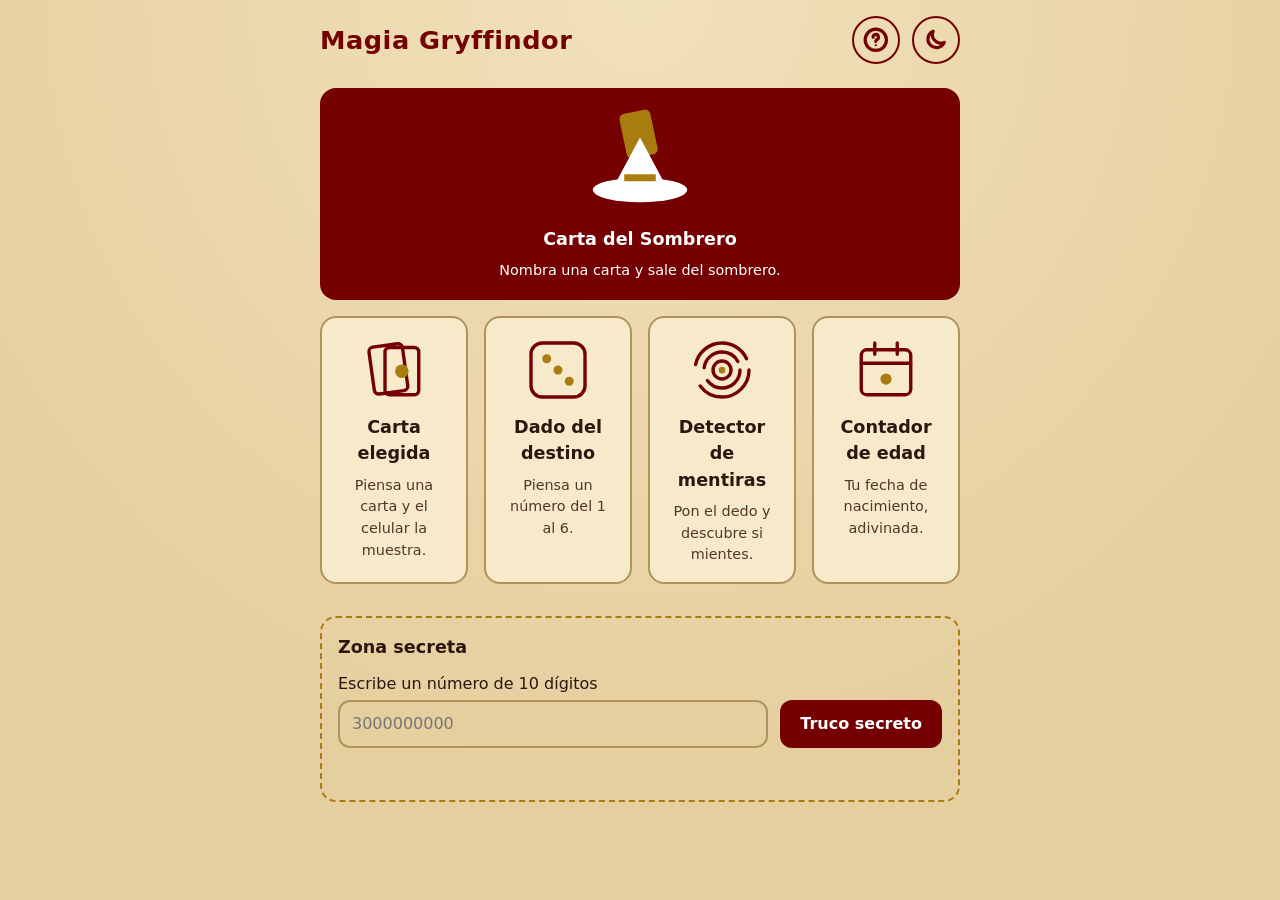
<file: index.html>
<!DOCTYPE html>
<html lang="es">
<head>
  <meta charset="UTF-8">
  <meta name="viewport" content="width=device-width, initial-scale=1, viewport-fit=cover">
  <meta name="color-scheme" content="light dark">
  <title>Magia Gryffindor</title>
  <link rel="icon" type="image/svg+xml" href="img/icono.svg">
  <link rel="stylesheet" href="css/tono.css">
  <link rel="stylesheet" href="css/style.css">
  <script src="js/contraste.js"></script>
  <script src="js/tema.js"></script>
  <script src="js/principal.js" defer></script>
</head>
<body>
  <header class="cabecera">
    <h1>Magia Gryffindor</h1>
    <div class="grupo-botones">
      <!-- Cómo jugar: abre y cierra el panel de ayuda -->
      <button id="boton-ayuda" class="boton-tema" type="button" aria-label="Cómo jugar" aria-expanded="false" aria-controls="panel-ayuda">
        <svg viewBox="0 0 24 24" role="img" aria-label="Icono de signo de interrogación">
          <circle class="trazo" cx="12" cy="12" r="10"/>
          <path class="trazo" d="M9.5 9.5a2.5 2.5 0 1 1 3.5 2.3c-.7.4-1 .9-1 1.7"/>
          <circle class="relleno" cx="12" cy="17" r="1"/>
        </svg>
      </button>
      <!-- Botón de tema: muestra sol en oscuro y luna en claro -->
      <button id="boton-tema" class="boton-tema" type="button" aria-label="Cambiar entre tema claro y oscuro" aria-pressed="false">
        <svg class="icono-sol" viewBox="0 0 24 24" role="img" aria-label="Icono de sol">
          <circle class="trazo" cx="12" cy="12" r="4"/>
          <path class="trazo" d="M12 2v3M12 19v3M2 12h3M19 12h3M5 5l2 2M17 17l2 2M19 5l-2 2M7 17l-2 2"/>
        </svg>
        <svg class="icono-luna" viewBox="0 0 24 24" role="img" aria-label="Icono de luna">
          <path class="trazo" d="M20 14.5A8 8 0 0 1 9.5 4 8 8 0 1 0 20 14.5z"/>
        </svg>
      </button>
    </div>
  </header>

  <!-- Panel oculto: cómo se hace cada truco -->
  <section id="panel-ayuda" class="panel-ayuda" aria-labelledby="titulo-ayuda" hidden>
    <h2 id="titulo-ayuda">Cómo jugar</h2>
    <details name="ayuda">
      <summary>Carta del Sombrero</summary>
      <ol>
        <li>Pide a la persona que piense una carta de la baraja y que la diga en voz alta.</li>
        <li>Sin que lo note, toca una vez la esquina del palo: arriba izquierda ♥, arriba derecha ♦, abajo izquierda ♣, abajo derecha ♠.</li>
        <li>Suma el valor con más toques: arriba izquierda +1, arriba derecha +5, abajo izquierda +10 (A=1, J=11, Q=12, K=13).</li>
        <li>Pulsa Sacar carta y espera la animación: la carta sube desde el sombrero.</li>
        <li>Si olvidas el código, toca el centro de la pantalla: se ven unas pistas tenues durante 2 segundos.</li>
        <li>Para borrar el código, mantén pulsado el título. Si el código está incompleto, Sacar carta lo reinicia.</li>
      </ol>
    </details>
    <details name="ayuda">
      <summary>Carta elegida</summary>
      <ol>
      <li>Pide a la persona que piense una carta de la baraja y que la diga en voz alta.</li>
      <li>Sin que lo note, toca una vez la esquina del palo: arriba izquierda ♥, arriba derecha ♦, abajo izquierda ♣, abajo derecha ♠.</li>
      <li>Suma el valor con más toques: arriba izquierda +1, arriba derecha +5, abajo izquierda +10 (A=1, J=11, Q=12, K=13). Ejemplo: el 7 son un toque arriba a la derecha y dos arriba a la izquierda.</li>
      <li>Pulsa Adivinar y espera la animación: aparece la carta.</li>
      <li>Si olvidas el código, toca el centro de la pantalla: se ven unas pistas tenues durante 2 segundos.</li>
      <li>Para borrar el código, mantén pulsado el título. Si el código está incompleto, Adivinar lo reinicia.</li>
    </ol>
    </details>
    <details name="ayuda">
      <summary>Dado del destino</summary>
      <ol>
      <li>Pide a la persona que piense un número del 1 al 6.</li>
      <li>Sin que lo note, suma ese número con toques en las esquinas: arriba izquierda +1, arriba derecha +2, abajo izquierda +3. Ejemplo: el 5 son un toque abajo a la izquierda y uno arriba a la derecha.</li>
      <li>Pulsa Lanzar: el dado rueda y cae en ese número.</li>
      <li>Si olvidas el código, toca el centro de la pantalla: se ven unas pistas tenues durante 2 segundos.</li>
      <li>Para borrar el código, mantén pulsado el título. Si lanzas sin código, el dado cae al azar.</li>
    </ol>
    </details>
  </section>

  <main>
    <!-- Menú de trucos: una tarjeta por truco -->
    <ul class="rejilla">
      <li class="destacada">
        <a class="tarjeta" href="trucos/carta-del-sombrero.html">
          <svg class="dibujo" viewBox="0 0 64 64" role="img" aria-label="Sombrero mágico con una carta saliendo">
            <rect class="detalle" x="23" y="3" width="18" height="26" rx="3" transform="rotate(-12 32 20)"/>
            <path class="relleno" d="M32 18 L47 46 H17 Z"/>
            <ellipse class="relleno" cx="32" cy="48" rx="27" ry="7"/>
            <rect class="detalle" x="23" y="39" width="18" height="4"/>
          </svg>
          <h2>Carta del Sombrero</h2>
          <p>Nombra una carta y sale del sombrero.</p>
        </a>
      </li>
      <li>
        <a class="tarjeta" href="trucos/carta-elegida.html">
          <svg class="dibujo" viewBox="0 0 64 64" role="img" aria-label="Dos cartas de baraja superpuestas">
            <rect class="trazo" x="12" y="10" width="30" height="42" rx="4" transform="rotate(-8 27 31)"/>
            <rect class="trazo" x="24" y="12" width="30" height="42" rx="4"/>
            <circle class="detalle" cx="39" cy="33" r="6"/>
          </svg>
          <h2>Carta elegida</h2>
          <p>Piensa una carta y el celular la muestra.</p>
        </a>
      </li>
      <li>
        <a class="tarjeta" href="trucos/dado-del-destino.html">
          <svg class="dibujo" viewBox="0 0 64 64" role="img" aria-label="Dado con tres puntos">
            <rect class="trazo" x="8" y="8" width="48" height="48" rx="10"/>
            <circle class="detalle" cx="22" cy="22" r="4"/>
            <circle class="detalle" cx="32" cy="32" r="4"/>
            <circle class="detalle" cx="42" cy="42" r="4"/>
          </svg>
          <h2>Dado del destino</h2>
          <p>Piensa un número del 1 al 6.</p>
        </a>
      </li>
      <li>
        <button class="tarjeta" type="button">
          <svg class="dibujo" viewBox="0 0 64 64" role="img" aria-label="Huella digital formada por círculos concéntricos">
            <circle class="trazo" cx="32" cy="32" r="8"/>
            <circle class="trazo" cx="32" cy="32" r="16" stroke-dasharray="40 12"/>
            <circle class="trazo" cx="32" cy="32" r="24" stroke-dasharray="60 20"/>
            <circle class="detalle" cx="32" cy="32" r="3"/>
          </svg>
          <h2>Detector de mentiras</h2>
          <p>Pon el dedo y descubre si mientes.</p>
        </button>
      </li>
      <li>
        <button class="tarjeta" type="button">
          <svg class="dibujo" viewBox="0 0 64 64" role="img" aria-label="Calendario con una estrella">
            <rect class="trazo" x="10" y="14" width="44" height="40" rx="5"/>
            <path class="trazo" d="M10 26h44M22 8v10M42 8v10"/>
            <circle class="detalle" cx="32" cy="40" r="5"/>
          </svg>
          <h2>Contador de edad</h2>
          <p>Tu fecha de nacimiento, adivinada.</p>
        </button>
      </li>
    </ul>

    <!-- Broma: copia un texto con el número escrito -->
    <section class="secreto" aria-labelledby="titulo-secreto">
      <h2 id="titulo-secreto">Zona secreta</h2>
      <label for="campo-numero">Escribe un número de 10 dígitos</label>
      <div class="campo-fila">
        <input id="campo-numero" type="tel" inputmode="numeric" autocomplete="off" maxlength="10" placeholder="3000000000">
        <button id="boton-secreto" class="boton-principal" type="button">Truco secreto</button>
      </div>
      <p id="mensaje-secreto" class="mensaje" role="status"></p>
    </section>
  </main>
</body>
</html>
</file>
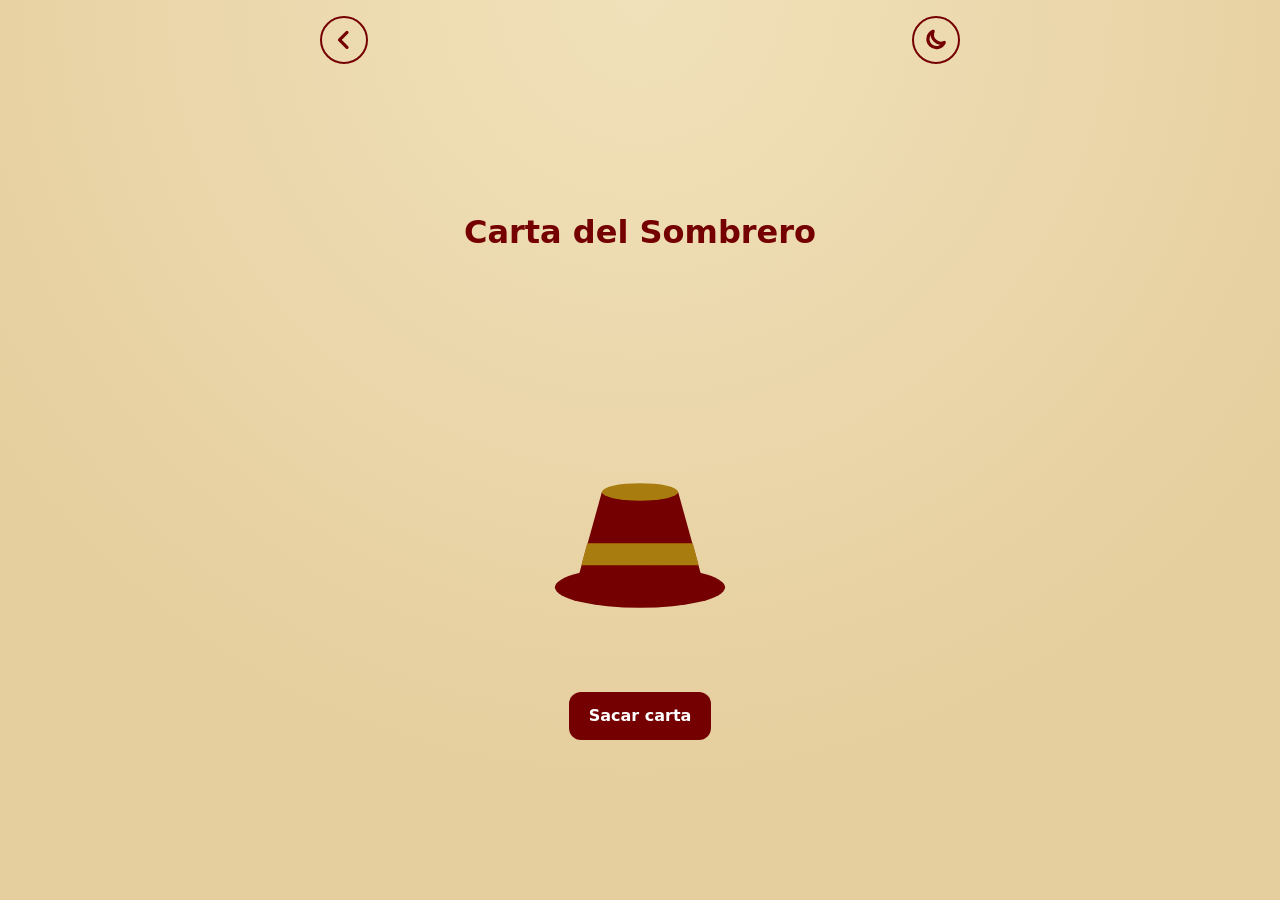
<file: trucos/carta-del-sombrero.html>
<!DOCTYPE html>
<html lang="es">
<head>
  <meta charset="UTF-8">
  <meta name="viewport" content="width=device-width, initial-scale=1, viewport-fit=cover">
  <meta name="color-scheme" content="light dark">
  <title>Carta del Sombrero</title>
  <link rel="icon" type="image/svg+xml" href="../img/icono.svg">
  <link rel="stylesheet" href="../css/tono.css">
  <link rel="stylesheet" href="../css/style.css">
  <link rel="stylesheet" href="../css/truco.css">
  <script src="../js/contraste.js"></script>
  <script src="../js/tema.js"></script>
  <script src="../js/comun-truco.js" defer></script>
  <script src="../js/baraja.js" defer></script>
  <script src="../js/carta-del-sombrero.js" defer></script>
</head>
<body class="pagina-truco">
  <header class="cabecera">
    <a class="boton-tema" href="../index.html" aria-label="Volver al menú">
      <svg viewBox="0 0 24 24" role="img" aria-label="Icono de flecha hacia la izquierda">
        <path class="trazo" d="M15 5l-7 7 7 7"/>
      </svg>
    </a>
    <button id="boton-tema" class="boton-tema" type="button" aria-label="Cambiar entre tema claro y oscuro" aria-pressed="false">
      <svg class="icono-sol" viewBox="0 0 24 24" role="img" aria-label="Icono de sol">
        <circle class="trazo" cx="12" cy="12" r="4"/>
        <path class="trazo" d="M12 2v3M12 19v3M2 12h3M19 12h3M5 5l2 2M17 17l2 2M19 5l-2 2M7 17l-2 2"/>
      </svg>
      <svg class="icono-luna" viewBox="0 0 24 24" role="img" aria-label="Icono de luna">
        <path class="trazo" d="M20 14.5A8 8 0 0 1 9.5 4 8 8 0 1 0 20 14.5z"/>
      </svg>
    </button>
  </header>

  <main class="escenario">
    <!-- Esquinas ocultas: reciben el código secreto del mago. Cada una guarda una pista tenue -->
    <div class="esquina" data-esquina="sup-izq" aria-hidden="true">
      <svg class="pista" viewBox="0 0 56 24" role="img" aria-label="Pista: corazones, suma 1"><text x="2" y="18" font-size="16" fill="currentColor">&#9829;&#xFE0E;</text><text x="26" y="17" font-size="13" fill="currentColor">+1</text></svg>
    </div>
    <div class="esquina" data-esquina="sup-der" aria-hidden="true">
      <svg class="pista" viewBox="0 0 56 24" role="img" aria-label="Pista: diamantes, suma 5"><text x="2" y="18" font-size="16" fill="currentColor">&#9830;&#xFE0E;</text><text x="26" y="17" font-size="13" fill="currentColor">+5</text></svg>
    </div>
    <div class="esquina" data-esquina="inf-izq" aria-hidden="true">
      <svg class="pista" viewBox="0 0 56 24" role="img" aria-label="Pista: tréboles, suma 10"><text x="2" y="18" font-size="16" fill="currentColor">&#9827;&#xFE0E;</text><text x="26" y="17" font-size="13" fill="currentColor">+10</text></svg>
    </div>
    <div class="esquina" data-esquina="inf-der" aria-hidden="true">
      <svg class="pista" viewBox="0 0 56 24" role="img" aria-label="Pista: picas"><text x="2" y="18" font-size="16" fill="currentColor">&#9824;&#xFE0E;</text></svg>
    </div>
    <!-- Centro: al tocarlo se muestran las pistas por 2 segundos -->
    <div class="centro" aria-hidden="true"></div>

    <div class="contenido">
      <h1 id="titulo-truco" class="titulo-truco">Carta del Sombrero</h1>
      <div id="zona-sombrero" class="zona-sombrero"></div>
      <p id="mensaje-truco" class="mensaje" role="status"></p>
      <div class="acciones">
        <button id="boton-sacar" class="boton-principal" type="button">Sacar carta</button>
        <button id="boton-repetir" class="boton-secundario" type="button" hidden>Repetir</button>
      </div>
    </div>
  </main>
</body>
</html>
</file>
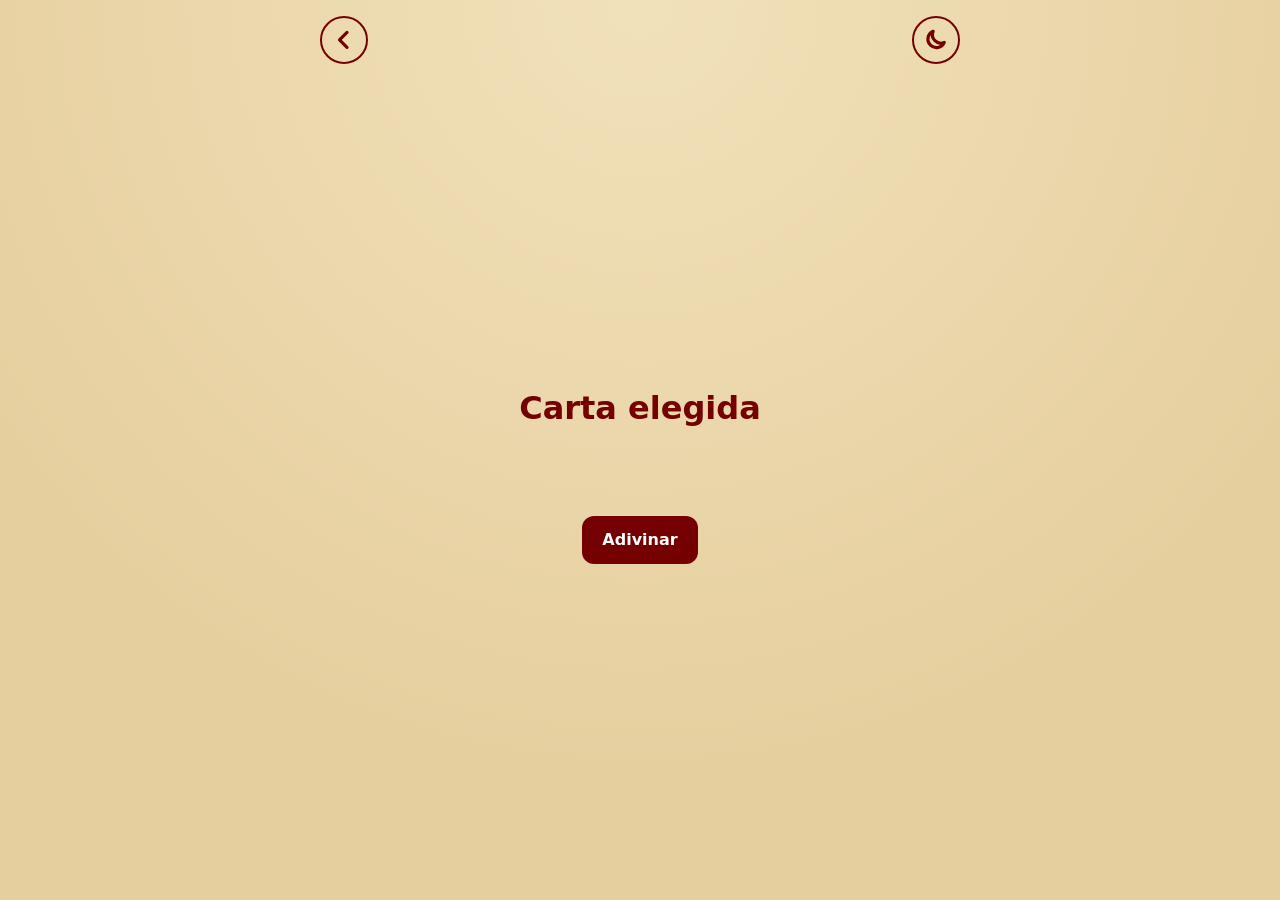
<file: trucos/carta-elegida.html>
<!DOCTYPE html>
<html lang="es">
<head>
  <meta charset="UTF-8">
  <meta name="viewport" content="width=device-width, initial-scale=1, viewport-fit=cover">
  <meta name="color-scheme" content="light dark">
  <title>Carta elegida</title>
  <link rel="icon" type="image/svg+xml" href="../img/icono.svg">
  <link rel="stylesheet" href="../css/tono.css">
  <link rel="stylesheet" href="../css/style.css">
  <link rel="stylesheet" href="../css/truco.css">
  <script src="../js/contraste.js"></script>
  <script src="../js/tema.js"></script>
  <script src="../js/comun-truco.js" defer></script>
  <script src="../js/baraja.js" defer></script>
  <script src="../js/carta-elegida.js" defer></script>
</head>
<body class="pagina-truco">
  <header class="cabecera">
    <a class="boton-tema" href="../index.html" aria-label="Volver al menú">
      <svg viewBox="0 0 24 24" role="img" aria-label="Icono de flecha hacia la izquierda">
        <path class="trazo" d="M15 5l-7 7 7 7"/>
      </svg>
    </a>
    <button id="boton-tema" class="boton-tema" type="button" aria-label="Cambiar entre tema claro y oscuro" aria-pressed="false">
      <svg class="icono-sol" viewBox="0 0 24 24" role="img" aria-label="Icono de sol">
        <circle class="trazo" cx="12" cy="12" r="4"/>
        <path class="trazo" d="M12 2v3M12 19v3M2 12h3M19 12h3M5 5l2 2M17 17l2 2M19 5l-2 2M7 17l-2 2"/>
      </svg>
      <svg class="icono-luna" viewBox="0 0 24 24" role="img" aria-label="Icono de luna">
        <path class="trazo" d="M20 14.5A8 8 0 0 1 9.5 4 8 8 0 1 0 20 14.5z"/>
      </svg>
    </button>
  </header>

  <main class="escenario">
    <!-- Esquinas ocultas: reciben el código secreto del mago. Cada una guarda una pista tenue -->
    <div class="esquina" data-esquina="sup-izq" aria-hidden="true">
      <svg class="pista" viewBox="0 0 56 24" role="img" aria-label="Pista: corazones, suma 1"><text x="2" y="18" font-size="16" fill="currentColor">&#9829;&#xFE0E;</text><text x="26" y="17" font-size="13" fill="currentColor">+1</text></svg>
    </div>
    <div class="esquina" data-esquina="sup-der" aria-hidden="true">
      <svg class="pista" viewBox="0 0 56 24" role="img" aria-label="Pista: diamantes, suma 5"><text x="2" y="18" font-size="16" fill="currentColor">&#9830;&#xFE0E;</text><text x="26" y="17" font-size="13" fill="currentColor">+5</text></svg>
    </div>
    <div class="esquina" data-esquina="inf-izq" aria-hidden="true">
      <svg class="pista" viewBox="0 0 56 24" role="img" aria-label="Pista: tréboles, suma 10"><text x="2" y="18" font-size="16" fill="currentColor">&#9827;&#xFE0E;</text><text x="26" y="17" font-size="13" fill="currentColor">+10</text></svg>
    </div>
    <div class="esquina" data-esquina="inf-der" aria-hidden="true">
      <svg class="pista" viewBox="0 0 56 24" role="img" aria-label="Pista: picas"><text x="2" y="18" font-size="16" fill="currentColor">&#9824;&#xFE0E;</text></svg>
    </div>
    <!-- Centro: al tocarlo se muestran las pistas por 2 segundos -->
    <div class="centro" aria-hidden="true"></div>

    <div class="contenido">
      <h1 id="titulo-truco" class="titulo-truco">Carta elegida</h1>
      <div id="zona-carta" class="zona-carta"></div>
      <p id="mensaje-truco" class="mensaje" role="status"></p>
      <div class="acciones">
        <button id="boton-adivinar" class="boton-principal" type="button">Adivinar</button>
        <button id="boton-repetir" class="boton-secundario" type="button" hidden>Repetir</button>
      </div>
    </div>
  </main>
</body>
</html>
</file>
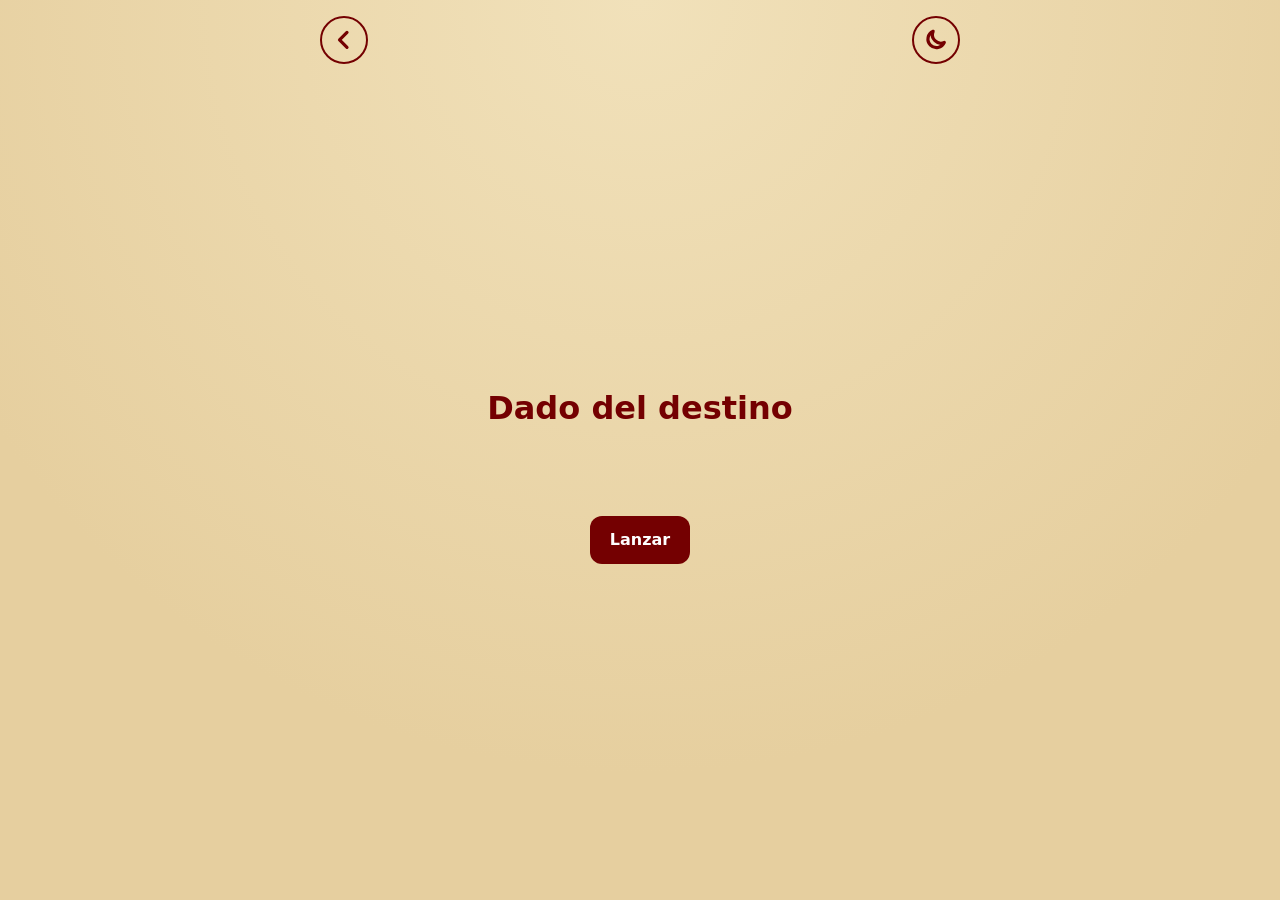
<file: trucos/dado-del-destino.html>
<!DOCTYPE html>
<html lang="es">
<head>
  <meta charset="UTF-8">
  <meta name="viewport" content="width=device-width, initial-scale=1, viewport-fit=cover">
  <meta name="color-scheme" content="light dark">
  <title>Dado del destino</title>
  <link rel="icon" type="image/svg+xml" href="../img/icono.svg">
  <link rel="stylesheet" href="../css/tono.css">
  <link rel="stylesheet" href="../css/style.css">
  <link rel="stylesheet" href="../css/truco.css">
  <script src="../js/contraste.js"></script>
  <script src="../js/tema.js"></script>
  <script src="../js/comun-truco.js" defer></script>
  <script src="../js/dado-del-destino.js" defer></script>
</head>
<body class="pagina-truco">
  <header class="cabecera">
    <a class="boton-tema" href="../index.html" aria-label="Volver al menú">
      <svg viewBox="0 0 24 24" role="img" aria-label="Icono de flecha hacia la izquierda">
        <path class="trazo" d="M15 5l-7 7 7 7"/>
      </svg>
    </a>
    <button id="boton-tema" class="boton-tema" type="button" aria-label="Cambiar entre tema claro y oscuro" aria-pressed="false">
      <svg class="icono-sol" viewBox="0 0 24 24" role="img" aria-label="Icono de sol">
        <circle class="trazo" cx="12" cy="12" r="4"/>
        <path class="trazo" d="M12 2v3M12 19v3M2 12h3M19 12h3M5 5l2 2M17 17l2 2M19 5l-2 2M7 17l-2 2"/>
      </svg>
      <svg class="icono-luna" viewBox="0 0 24 24" role="img" aria-label="Icono de luna">
        <path class="trazo" d="M20 14.5A8 8 0 0 1 9.5 4 8 8 0 1 0 20 14.5z"/>
      </svg>
    </button>
  </header>

  <main class="escenario">
    <!-- Esquinas ocultas: reciben el código secreto del mago. Cada una guarda una pista tenue -->
    <div class="esquina" data-esquina="sup-izq" aria-hidden="true">
      <svg class="pista" viewBox="0 0 56 24" role="img" aria-label="Pista: suma 1"><text x="2" y="17" font-size="13" fill="currentColor">+1</text></svg>
    </div>
    <div class="esquina" data-esquina="sup-der" aria-hidden="true">
      <svg class="pista" viewBox="0 0 56 24" role="img" aria-label="Pista: suma 2"><text x="2" y="17" font-size="13" fill="currentColor">+2</text></svg>
    </div>
    <div class="esquina" data-esquina="inf-izq" aria-hidden="true">
      <svg class="pista" viewBox="0 0 56 24" role="img" aria-label="Pista: suma 3"><text x="2" y="17" font-size="13" fill="currentColor">+3</text></svg>
    </div>
    <div class="esquina" data-esquina="inf-der" aria-hidden="true">
      <svg class="pista" viewBox="0 0 56 24" role="img" aria-label="Pista: esquina sin uso"><text x="2" y="17" font-size="13" fill="currentColor">-</text></svg>
    </div>
    <!-- Centro: al tocarlo se muestran las pistas por 2 segundos -->
    <div class="centro" aria-hidden="true"></div>

    <div class="contenido">
      <h1 id="titulo-truco" class="titulo-truco">Dado del destino</h1>
      <div id="zona-dado" class="zona-dado"></div>
      <p id="mensaje-truco" class="mensaje" role="status"></p>
      <div class="acciones">
        <button id="boton-lanzar" class="boton-principal" type="button">Lanzar</button>
        <button id="boton-repetir" class="boton-secundario" type="button" hidden>Repetir</button>
      </div>
    </div>
  </main>
</body>
</html>
</file>
<file: css/tono.css>
/* Variables de color. El tema lo define data-tema en <html> (ver js/tema.js) */
:root,
:root[data-tema="claro"] {
  --fondo: #E6CF9F;        /* pergamino */
  --fondo-luz: #F1E1BA;    /* centro más claro del pergamino */
  --superficie: #F6EACB;
  --texto: #2B1710;
  --texto-suave: #55352A;
  --acento: #740001;       /* granate Gryffindor */
  --detalle: #A97C0F;      /* dorado envejecido */
  --borde: #B0925A;
  --texto-sobre-acento: #FFFFFF; /* se recalcula en js/contraste.js */
  --carta-fondo: #FFF9EC;  /* papel de la carta */
  --carta-rojo: #AE0001;
  --carta-negro: #1A0B0B;
}

:root[data-tema="oscuro"] {
  --fondo: #1A0B0B;
  --fondo-luz: #2E1414;
  --superficie: #2A1212;
  --texto: #F5E9D0;
  --texto-suave: #D8C4A0;
  --acento: #EEBA30;       /* dorado */
  --detalle: #D3281C;      /* rojo */
  --borde: #4A2424;
  --texto-sobre-acento: #1A0B0B; /* se recalcula en js/contraste.js */
}
</file>
<file: css/style.css>
/* Base y tipografía: solo fuentes del sistema */
* { box-sizing: border-box; }

body {
  margin: 0;
  min-height: 100vh;
  font-family: system-ui, -apple-system, "Segoe UI", Roboto, sans-serif;
  line-height: 1.5;
  background: radial-gradient(circle at 50% 0%, var(--fondo-luz), var(--fondo) 70%) fixed;
  color: var(--texto);
  /* Áreas seguras: notch y barra inferior */
  padding: calc(1rem + env(safe-area-inset-top)) calc(1rem + env(safe-area-inset-right))
           calc(1rem + env(safe-area-inset-bottom)) calc(1rem + env(safe-area-inset-left));
}

main, .cabecera { max-width: 40rem; margin-inline: auto; }

/* Cabecera */
.cabecera { display: flex; align-items: center; justify-content: space-between; gap: 1rem; margin-bottom: 1.5rem; }
.cabecera h1 { margin: 0; font-size: 1.6rem; letter-spacing: .02em; color: var(--acento); }

.boton-tema {
  display: grid; place-items: center;
  width: 3rem; height: 3rem;           /* zona táctil amplia */
  border: 2px solid var(--acento); border-radius: 50%;
  background: transparent; color: var(--acento); cursor: pointer;
}
.boton-tema svg { width: 1.6rem; height: 1.6rem; }
:root[data-tema="claro"] .icono-sol,
:root[data-tema="oscuro"] .icono-luna { display: none; }

/* Menú de trucos (flexbox) */
.rejilla { display: flex; flex-wrap: wrap; gap: 1rem; margin: 0; padding: 0; list-style: none; }
.rejilla li { flex: 1 1 9rem; display: flex; }
.rejilla li.destacada { flex-basis: 100%; }

.tarjeta {
  display: flex; flex-direction: column; align-items: center; gap: .5rem;
  width: 100%; padding: 1rem; text-align: center; font: inherit; cursor: pointer;
  color: var(--texto); background: var(--superficie);
  border: 2px solid var(--borde); border-radius: 1rem;
}
.tarjeta h2 { margin: 0; font-size: 1.1rem; }
.tarjeta p { margin: 0; font-size: .9rem; color: var(--texto-suave); }
.tarjeta .dibujo { width: 4.5rem; height: 4.5rem; color: var(--acento); }

/* Tarjeta principal: usa el contraste dinámico sobre el acento */
.destacada .tarjeta { background: var(--acento); border-color: var(--acento); color: var(--texto-sobre-acento); }
.destacada .tarjeta p { color: var(--texto-sobre-acento); }
.destacada .tarjeta .dibujo { width: 7rem; height: 7rem; color: var(--texto-sobre-acento); }

/* Trazos de los SVG: heredan el color del tema */
.trazo { fill: none; stroke: currentColor; stroke-width: 3; stroke-linecap: round; stroke-linejoin: round; }
.relleno { fill: currentColor; }
.detalle { fill: var(--detalle); }

/* Sección del truco secreto */
.secreto { margin-top: 2rem; padding: 1rem; border: 2px dashed var(--detalle); border-radius: 1rem; }
.secreto h2 { margin: 0 0 .75rem; font-size: 1.1rem; }
.secreto label { display: block; margin-bottom: .25rem; }
.campo-fila { display: flex; flex-wrap: wrap; gap: .75rem; }
.campo-fila input {
  flex: 1 1 10rem; min-height: 3rem; padding: 0 .75rem; font: inherit;
  color: var(--texto); background: var(--fondo); border: 2px solid var(--borde); border-radius: .75rem;
}
.boton-principal {
  min-height: 3rem; padding: 0 1.25rem; font: inherit; font-weight: 700; cursor: pointer;
  background: var(--acento); color: var(--texto-sobre-acento); border: 0; border-radius: .75rem;
}
.mensaje { min-height: 1.5rem; margin: .75rem 0 0; color: var(--texto-suave); }

/* Foco visible */
:is(button, input):focus-visible { outline: 3px solid var(--detalle); outline-offset: 2px; }

/* Transiciones breves */
.tarjeta, .boton-principal, .boton-tema { transition: transform .15s ease, background-color .15s ease; }
.tarjeta:active, .boton-principal:active { transform: scale(.97); }

@media (prefers-reduced-motion: reduce) {
  *, *::before, *::after { transition: none !important; animation: none !important; }
}

/* Panel "Cómo jugar" y botones de la cabecera */
.grupo-botones { display: flex; gap: .75rem; }
.panel-ayuda { max-width: 40rem; max-height: 60vh; overflow-y: auto; margin: 0 auto 1.5rem; padding: 1rem; background: var(--superficie); border: 2px solid var(--borde); border-radius: 1rem; }
.panel-ayuda h2 { margin: 0 0 .5rem; font-size: 1.1rem; }
.panel-ayuda details { border-top: 1px solid var(--borde); }
.panel-ayuda summary { display: flex; align-items: center; min-height: 2.75rem; cursor: pointer; font-weight: 700; color: var(--acento); }
.panel-ayuda ol { margin: 0; padding: .25rem 0 .75rem 1.25rem; }
.panel-ayuda li + li { margin-top: .5rem; }

/* Utilidades */
[hidden] { display: none !important; }
a.tarjeta { text-decoration: none; }
</file>
<file: css/truco.css>
/* Pantalla de un truco: título, botones y esquinas ocultas */
.pagina-truco { display: flex; flex-direction: column; min-height: 100vh; min-height: 100dvh; }
.pagina-truco .cabecera { width: 100%; }
.pagina-truco .cabecera { margin-bottom: 0; }

.escenario { position: relative; flex: 1; width: 100%; min-height: 60vh; display: grid; place-items: center; }

/* Esquinas invisibles (código del mago) */
.esquina {
  position: absolute; width: 42%; height: 32%; z-index: 0;
  touch-action: manipulation; -webkit-tap-highlight-color: transparent; user-select: none;
}
.esquina[data-esquina="sup-izq"] { top: 0; left: 0; }
.esquina[data-esquina="sup-der"] { top: 0; right: 0; }
.esquina[data-esquina="inf-izq"] { bottom: 0; left: 0; }
.esquina[data-esquina="inf-der"] { bottom: 0; right: 0; }

/* Centro: franja entre las esquinas superiores e inferiores */
.centro { position: absolute; top: 32%; bottom: 32%; left: 0; right: 0; z-index: 0; touch-action: manipulation; -webkit-tap-highlight-color: transparent; user-select: none; }

/* Pistas muy tenues, visibles solo unos segundos */
.pista { position: absolute; width: 3.5rem; color: var(--texto-suave); opacity: 0; pointer-events: none; transition: opacity .2s ease; }
.esquina[data-esquina="sup-izq"] .pista { top: .5rem; left: .5rem; }
.esquina[data-esquina="sup-der"] .pista { top: .5rem; right: .5rem; }
.esquina[data-esquina="inf-izq"] .pista { bottom: .5rem; left: .5rem; }
.esquina[data-esquina="inf-der"] .pista { bottom: .5rem; right: .5rem; }
.mostrando-pistas .pista { opacity: .4; }

/* El contenido deja pasar los toques a las esquinas, salvo en sus controles */
.contenido { position: relative; z-index: 1; display: grid; justify-items: center; gap: 1rem; text-align: center; pointer-events: none; }
.contenido > * { pointer-events: auto; }
.titulo-truco { margin: 0; font-size: 2rem; color: var(--acento); user-select: none; -webkit-touch-callout: none; }

.acciones { display: flex; flex-wrap: wrap; justify-content: center; gap: .75rem; }
.boton-secundario {
  min-height: 3rem; padding: 0 1.25rem; font: inherit; cursor: pointer;
  background: transparent; color: var(--acento); border: 2px solid var(--acento); border-radius: .75rem;
}

/* Carta revelada: siempre papel claro; la tinta no cambia con el tema */
.carta-svg { width: 9rem; opacity: 0; transform: translateY(.5rem) scale(.96); transition: opacity .3s ease, transform .3s ease; }
.carta-svg.visible { opacity: 1; transform: none; }
.carta-fondo { fill: var(--carta-fondo); stroke: var(--detalle); stroke-width: 2; }
.tinta-roja { fill: var(--carta-rojo); }
.tinta-negra { fill: var(--carta-negro); }

/* Dado: usa los colores del tema */
.dado-svg { width: 9rem; }
.dado-fondo { fill: var(--superficie); stroke: var(--acento); stroke-width: 4; }
.dado-punto { fill: var(--acento); }

/* Sombrero: la carta sube desde su interior (ALTO_CARTA en js/carta-del-sombrero.js) */
.sombrero-svg { width: 11rem; }
.carta-saliente { transform: translateY(112px); transition: transform .9s ease-out; }
.carta-saliente.sale { transform: none; }
.sombrero path, .sombrero ellipse { fill: var(--acento); }
.sombrero .banda, .sombrero .borde { fill: var(--detalle); }
</file>
